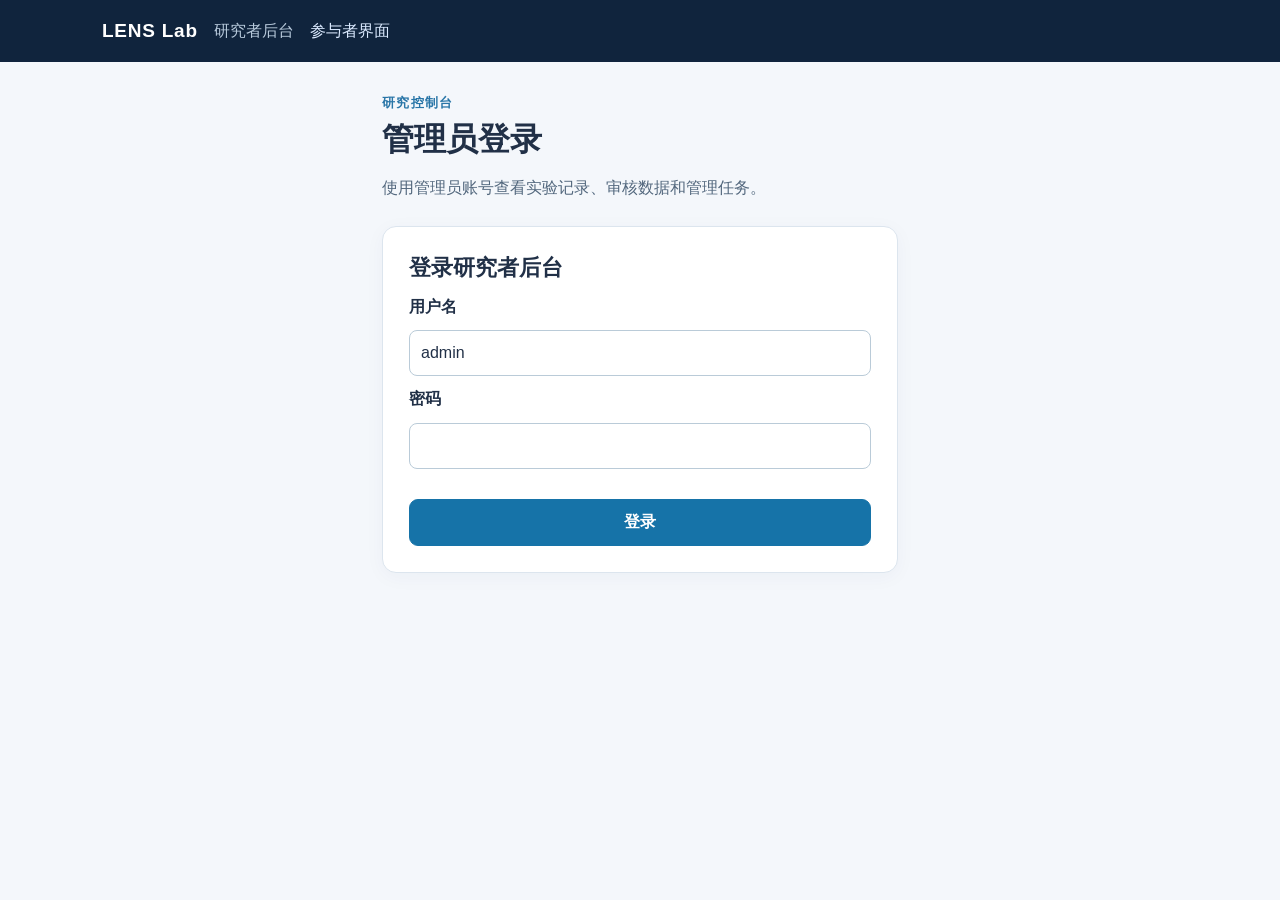
<file: static/admin-login.html>
<!doctype html>
<html lang="zh-CN">
<head>
  <meta charset="utf-8">
  <meta name="viewport" content="width=device-width,initial-scale=1">
  <title>LENS Lab · 管理员登录</title>
  <link rel="stylesheet" href="/static/style.css?v=admin-login-20261020">
</head>
<body>
  <header class="topbar"><div class="wrap topbar-inner"><strong>LENS Lab</strong><span>研究者后台</span><a href="/">参与者界面</a></div></header>
  <main class="wrap admin-login-main">
    <section class="hero"><p class="eyebrow">研究控制台</p><h1>管理员登录</h1><p>使用管理员账号查看实验记录、审核数据和管理任务。</p></section>
    <section class="card" aria-labelledby="login-heading">
      <h2 id="login-heading">登录研究者后台</h2>
      <form id="admin-login-form" class="admin-login-form" action="/admin/login" method="post">
        <label for="admin-username">用户名</label>
        <input id="admin-username" name="username" type="text" value="admin" autocomplete="username" autocapitalize="none" spellcheck="false" required maxlength="80">
        <label for="admin-password">密码</label>
        <input id="admin-password" name="password" type="password" autocomplete="current-password" required maxlength="1024">
        <p id="login-error" class="error" role="alert"></p>
        <p id="login-status" class="muted" role="status" aria-live="polite"></p>
        <button id="login-button" class="primary" type="submit">登录</button>
      </form>
      <noscript><p class="error">请启用浏览器的 JavaScript 后登录。</p></noscript>
    </section>
  </main>
  <script src="/static/admin-login.js?v=admin-login-20261020" defer></script>
</body>
</html>
</file>
<file: static/style.css>
:root{font-family:-apple-system,BlinkMacSystemFont,"PingFang SC","Microsoft YaHei",sans-serif;color:#213047;background:#f4f7fb;font-size:15px;line-height:1.65}*{box-sizing:border-box}body{margin:0}button,input,textarea,select{font:inherit}button{cursor:pointer}button:disabled{opacity:.55;cursor:not-allowed}.wrap{max-width:1120px;margin:auto;padding:0 22px}.topbar{background:#10243d;color:white}.topbar-inner{display:flex;align-items:center;gap:20px;min-height:62px}.topbar strong{font-size:19px;letter-spacing:.04em}.topbar span{color:#b8cadc}.topbar a{margin-left:auto;color:#dbeaff;text-decoration:none}.hero{padding:44px 0 24px}.hero h1{font-size:34px;line-height:1.25;margin:4px 0 12px}.hero p:last-child{max-width:760px;color:#52677d}.eyebrow{font-size:12px;font-weight:800;color:#2875a7;letter-spacing:.1em;text-transform:uppercase;margin:0 0 6px}.card{background:#fff;border:1px solid #dce5ee;border-radius:14px;box-shadow:0 4px 20px #14375a0a;padding:26px;margin-bottom:20px}.card h2{font-size:23px;line-height:1.3;margin:0 0 12px}.card h3{font-size:16px;margin:23px 0 5px}.card p{margin-top:0}.notice{background:#e8f4ff;border:1px solid #b7dafa;border-radius:10px;color:#174c71;padding:12px 16px;margin-bottom:20px}.check{display:flex;gap:10px;align-items:flex-start;margin:22px 0}.check input{margin-top:6px}.primary,.quiet,.button-link{border-radius:9px;padding:9px 16px;border:1px solid #1673a8;text-decoration:none;display:inline-flex;align-items:center;justify-content:center;font-weight:650}.primary{background:#1673a8;color:#fff}.primary:hover:not(:disabled){background:#0e638f}.quiet,.button-link{color:#145f8d;background:#fff}.quiet:hover,.button-link:hover{background:#eef7fd}.grid{display:grid;grid-template-columns:minmax(280px,.85fr) minmax(340px,1.15fr);gap:20px}.grid .card{margin-bottom:20px}.guidance{background:#f0f7fb;border-left:4px solid #3e9ac6;padding:12px 15px;margin-top:22px}.guidance p{margin:4px 0 0}.muted{color:#687b8c}.chat-card{display:flex;flex-direction:column;min-height:540px}.card-heading{display:flex;justify-content:space-between;align-items:flex-start;gap:10px}.pill{background:#edf4fb;color:#295b7c;border-radius:999px;padding:4px 10px;white-space:nowrap;font-size:12px}.chat-log{height:345px;overflow:auto;background:#f7fafc;border:1px solid #e2ebf2;border-radius:10px;padding:14px;margin:8px 0 16px}.bubble{max-width:88%;padding:10px 13px;border-radius:12px;margin-bottom:12px;white-space:pre-wrap;overflow-wrap:anywhere}.bubble small{display:block;font-weight:750;margin-bottom:3px}.bubble p{margin:0}.bubble.user{margin-left:auto;background:#dff1fc}.bubble.assistant{background:#fff;border:1px solid #dce6ee}.chat-form{display:flex;gap:9px;align-items:stretch}.chat-form textarea{flex:1;min-width:0}.chat-form button{align-self:flex-end}textarea,input,select{border:1px solid #bacbd8;border-radius:8px;padding:9px 11px;background:#fff;color:#213047}textarea:focus,input:focus,select:focus{outline:2px solid #a1d4ef;border-color:#248ab9}.submit-card textarea{width:100%}.actions{display:flex;gap:10px;flex-wrap:wrap;margin-top:14px}.error{color:#bd2636;min-height:1.4em}.sr-only{position:absolute;left:-10000px;width:1px;height:1px;overflow:hidden}.summary-grid{display:grid;grid-template-columns:repeat(4,1fr);gap:11px}.mini-card{border:1px solid #dbe6ee;border-radius:10px;background:#f8fbfd;padding:14px}.mini-card p{margin:4px 0}.mini-card small{color:#668096}.wide{grid-column:1/-1}.review-card{border-top:1px solid #e2e8ed;padding:19px 0}.review-card h3{margin:0 0 3px}.flag-line{color:#77561c;background:#fff8e9;padding:7px 10px;border-radius:7px}.review-card details{margin:10px 0}.transcript-line{background:#f7fafc;border-left:3px solid #c9d9e5;padding:8px 11px;white-space:pre-wrap;overflow-wrap:anywhere}.review-controls{display:flex;gap:8px;flex-wrap:wrap;margin:9px 0}.review-controls input{flex:1;min-width:160px}.review-controls select{min-width:100px}.task-form{display:grid;gap:12px}.task-form label{display:grid;gap:4px;font-weight:600}.task-form textarea,.task-form input{width:100%;font-weight:400}.task-form button{justify-self:start}.task-row{display:flex;justify-content:space-between;gap:10px;border-top:1px solid #e2e8ed;padding:12px 0;align-items:center}@media(max-width:760px){.grid{grid-template-columns:1fr}.summary-grid{grid-template-columns:repeat(2,1fr)}.hero h1{font-size:28px}.card{padding:19px}.topbar span{display:none}}@media(max-width:480px){.summary-grid{grid-template-columns:1fr}.chat-form{display:block}.chat-form button{margin-top:8px;width:100%}.review-controls>*{width:100%}}
.feedback-row{display:flex;gap:18px;flex-wrap:wrap;margin-top:16px}.feedback-row label{display:grid;gap:5px;flex:1;min-width:220px;font-weight:600}
.pretest-item{border:1px solid #dce5ee;border-radius:10px;padding:13px 16px;margin:12px 0}.pretest-item legend{font-weight:650;padding:0 5px}.pretest-option{display:flex;align-items:flex-start;gap:9px;margin:7px 0;cursor:pointer}.pretest-option input{margin-top:6px}
.strata-grid{display:grid;grid-template-columns:repeat(3,1fr);gap:11px}@media(max-width:760px){.strata-grid{grid-template-columns:1fr}}
.pretest-domain{margin:26px 0 12px;color:#174c71;border-bottom:1px solid #dce5ee;padding-bottom:5px}
.table-scroll{overflow-x:auto}.item-table{border-collapse:collapse;width:100%;min-width:740px}.item-table th,.item-table td{border-bottom:1px solid #dce5ee;padding:8px 10px;text-align:left;vertical-align:top}.item-table th{background:#f0f6fa}.item-table td:last-child{min-width:300px}
.distribution-chart{display:flex;align-items:flex-end;gap:6px;overflow-x:auto;padding:12px 4px 4px;border-bottom:1px solid #bacbd8}.distribution-column{min-width:24px;flex:1;display:flex;flex-direction:column;align-items:center}.distribution-column small{font-size:11px;color:#617489;white-space:nowrap}.distribution-pair{height:124px;width:100%;display:flex;align-items:flex-end;justify-content:center;gap:2px}.distribution-bar{width:11px;border-radius:3px 3px 0 0;min-height:0}.distribution-bar.standard{background:#1673a8}.distribution-bar.adaptive{background:#319c79}
.source-search-form{display:flex;gap:9px}.source-search-form input{flex:1}.source-results{display:grid;grid-template-columns:repeat(2,minmax(0,1fr));gap:10px;margin-top:12px}.source-result{border:1px solid #dce5ee;border-radius:10px;padding:12px;background:#f8fbfd}.source-result button{text-align:left}.source-result p{font-size:13px;color:#617489;margin:8px 0 0}.source-detail{margin-top:16px;border-left:4px solid #3e9ac6;background:#f0f7fb;padding:12px 16px}.source-detail p{white-space:pre-wrap;overflow-wrap:anywhere}@media(max-width:760px){.source-results{grid-template-columns:1fr}}
.decision-options{display:grid;gap:10px;margin:18px 0 24px}.decision-option{display:grid;grid-template-columns:auto 32px 1fr;gap:10px;align-items:start;border:1px solid #dce5ee;border-radius:10px;padding:13px 15px;background:#f8fbfd;cursor:pointer}.decision-option:has(input:checked){border-color:#1673a8;background:#edf7fd}.decision-option input{margin-top:5px}.decision-option strong{color:#145f8d}.decision-option span{line-height:1.55}.submission-label{display:grid;gap:7px;font-weight:600}.submission-label textarea{font-weight:400}
[hidden]{display:none!important}.decision-entry{margin-top:auto;padding-top:12px;border-top:1px solid #dce5ee}.decision-entry p{margin-bottom:10px}
.intake-grid{display:grid;grid-template-columns:repeat(3,minmax(0,1fr));gap:14px;margin:20px 0}.intake-grid label{display:grid;gap:5px;font-weight:600}.intake-grid select{width:100%;min-width:0}.intake-grid select,.guidance input[type=password]{border:1px solid #cbd9e5;border-radius:8px;padding:9px;background:#fff}.guidance label:not(.check){display:grid;gap:5px;margin-top:12px}.guidance .check{margin:10px 0}@media(max-width:760px){.intake-grid{grid-template-columns:1fr}}

/* Readable controls, paged pretest and small-screen experiment layout. */
:root{font-size:16px}.large-text{font-size:19px}
.pretest-item legend{white-space:pre-line;line-height:1.85}
.pretest-material{white-space:pre-line;line-height:1.8;font-weight:400;margin:8px 0 14px;padding:10px 12px;background:#f7fafc;border-radius:6px}
button,.button-link,input:not([type=radio]):not([type=checkbox]),select{min-height:44px}
button:focus-visible,a:focus-visible,summary:focus-visible{outline:3px solid #248ab9;outline-offset:3px}
input[type=radio],input[type=checkbox]{width:18px;height:18px;flex:0 0 18px;accent-color:#1673a8}
.topbar-inner{gap:16px}.topbar a{margin-left:0;white-space:nowrap}
.text-size-button{margin-left:auto;border:1px solid #64809e;background:transparent;color:#fff;border-radius:8px;padding:6px 12px;white-space:nowrap}
.text-size-button[aria-pressed=true]{background:#e5f3ff;color:#10243d}
.hero{padding:30px 0 14px}.hero h1{font-size:2rem}.hero p:last-child{margin-bottom:10px}
.eyebrow{font-size:.8rem}.card h2{font-size:1.4rem}.card h3{font-size:1.05rem}
.pill{font-size:.8rem}.muted{color:#586e83}.error:empty{display:none}
.consent-details,.task-details{border-top:1px solid #dce5ee;border-bottom:1px solid #dce5ee;padding:8px 0}
summary{cursor:pointer;font-weight:650;padding:8px 0}details p:first-of-type{margin-top:10px}
.pretest-heading{display:flex;justify-content:space-between;gap:12px;align-items:center;margin-top:22px}
.pretest-heading h3{margin:0}.pretest-heading+p{margin-top:10px}
#pretest-meter{display:block;width:100%;height:8px;margin:14px 0;accent-color:#1673a8}
.pretest-domain{font-size:1rem;margin-top:20px}.pretest-item{padding:14px 16px;margin:20px 0}
.pretest-option{margin:2px 0;padding:10px 4px;min-height:44px;border-radius:6px;line-height:1.55}
.pretest-option:has(input:checked){background:#edf7fd}.pretest-option:hover{background:#f3f8fc}
.pretest-item.unanswered{border-color:#bd2636;background:#fffafb}
.pretest-nav{display:flex;align-items:center;justify-content:space-between;gap:10px;margin:22px 0 10px}
#start-controls{border-top:1px solid #dce5ee;padding-top:8px}#start-hint{font-size:.9rem;margin:10px 0}
.chat-meta{display:flex;flex-direction:column;align-items:flex-end;gap:4px;white-space:nowrap}
#time-counter{font-size:.8rem}.chat-log{height:360px;overscroll-behavior:contain}
.chat-empty{padding:24px 10px;text-align:center}.bubble{max-width:94%}
.chat-form textarea{resize:vertical}.chat-form button{min-width:76px}
#chat-status{font-size:.85rem;margin:8px 0}#sync-button{align-self:flex-start;margin-bottom:12px}
.task-note{font-size:.9rem;margin-top:18px!important}.task-details h3{margin-top:16px}
#task-instructions{white-space:pre-line}
.decision-entry{padding-top:16px}.decision-entry .actions{margin-top:10px}
.decision-option{grid-template-columns:auto 24px 1fr}.feedback-row label{font-size:.95rem}
.decision-group{border:0;padding:0;margin:20px 0 26px;min-width:0}.decision-group legend{font-weight:700;font-size:1.08rem;padding:0}.decision-group+.decision-group{border-top:1px solid #dce5ee;padding-top:20px}.decision-group .decision-options{margin:12px 0 0}#decision-choices-hint{margin:18px 0 0;font-size:.9rem}
.session-history{margin:20px 0 32px}.history-row{display:flex;align-items:center;justify-content:space-between;gap:12px;padding:12px 0;border-top:1px solid #dce5ee}
.history-row span{overflow-wrap:anywhere}.history-row button{flex-shrink:0}
.distribution-table{min-width:0}.distribution-table td:last-child{min-width:0}
.researcher-tools{margin:0 0 20px}.outcome-table td:last-child{min-width:190px}.item-table caption{text-align:left;font-weight:650;padding:8px 0}.option-stat-list{margin:8px 0;padding-left:20px}.option-stat-list li{margin-bottom:8px}
@media(max-width:760px){.wrap{padding:0 16px}.hero{padding-top:24px}.hero h1{font-size:1.65rem}.card{padding:20px}.topbar strong{font-size:17px}.chat-card{min-height:0}.chat-log{height:390px}.grid{gap:0}.task-card{margin-bottom:14px!important}}
@media(max-width:480px){.topbar-inner{gap:10px}.topbar strong{font-size:16px;letter-spacing:0}.topbar a,.text-size-button{font-size:.85rem}.text-size-button{padding:6px 10px}.card{padding:18px 16px}.card-heading{gap:8px}.chat-card h2{font-size:1.25rem}.pretest-item{padding:12px 10px}.pretest-nav{font-size:.9rem}.bubble{max-width:98%;padding:10px 12px}.feedback-row label{min-width:0;width:100%;flex-basis:100%}.decision-entry .actions{display:grid;grid-template-columns:1fr}.chat-log{height:350px;padding:10px}.chat-form textarea{width:100%}}
@media(prefers-reduced-motion:reduce){*{scroll-behavior:auto!important}}
.admin-login-main{max-width:560px;padding-bottom:32px}.admin-login-form{display:grid;gap:10px}.admin-login-form label{font-weight:650}.admin-login-form input{width:100%;min-width:0}.admin-login-form .error,.admin-login-form .muted{margin:0}.admin-login-form button{margin-top:10px;width:100%}.admin-topbar a{margin-left:auto}.admin-logout-button{border:1px solid #64809e;background:transparent;color:#fff;border-radius:8px;padding:6px 12px;white-space:nowrap}.admin-logout-button:hover:not(:disabled){background:#28415d}@media(max-width:480px){.admin-topbar{flex-wrap:wrap;padding-top:8px;padding-bottom:8px;gap:8px 12px}.admin-topbar span{font-size:.85rem}.admin-topbar a{margin-left:auto}.admin-logout-button{font-size:.85rem}}
.showcase-counts{display:inline-block;margin-left:20px}.review-pagination{display:flex;align-items:center;justify-content:flex-end;gap:10px;flex-wrap:wrap;margin:16px 0}.review-pagination>span{margin-right:auto}.review-pagination button{min-width:90px}#review-list{scroll-margin-top:16px}@media(max-width:480px){.showcase-counts{display:block;margin-left:0}.review-pagination>span{width:100%}}
#showcase-comparison{margin-bottom:26px;padding-bottom:18px;border-bottom:1px solid #dce5ee}.showcase-outcomes{min-width:660px}.showcase-outcomes caption{font-size:1.05rem}.showcase-outcomes td:last-child{min-width:0}.showcase-gap{margin-top:14px!important;font-weight:650}
</file>
